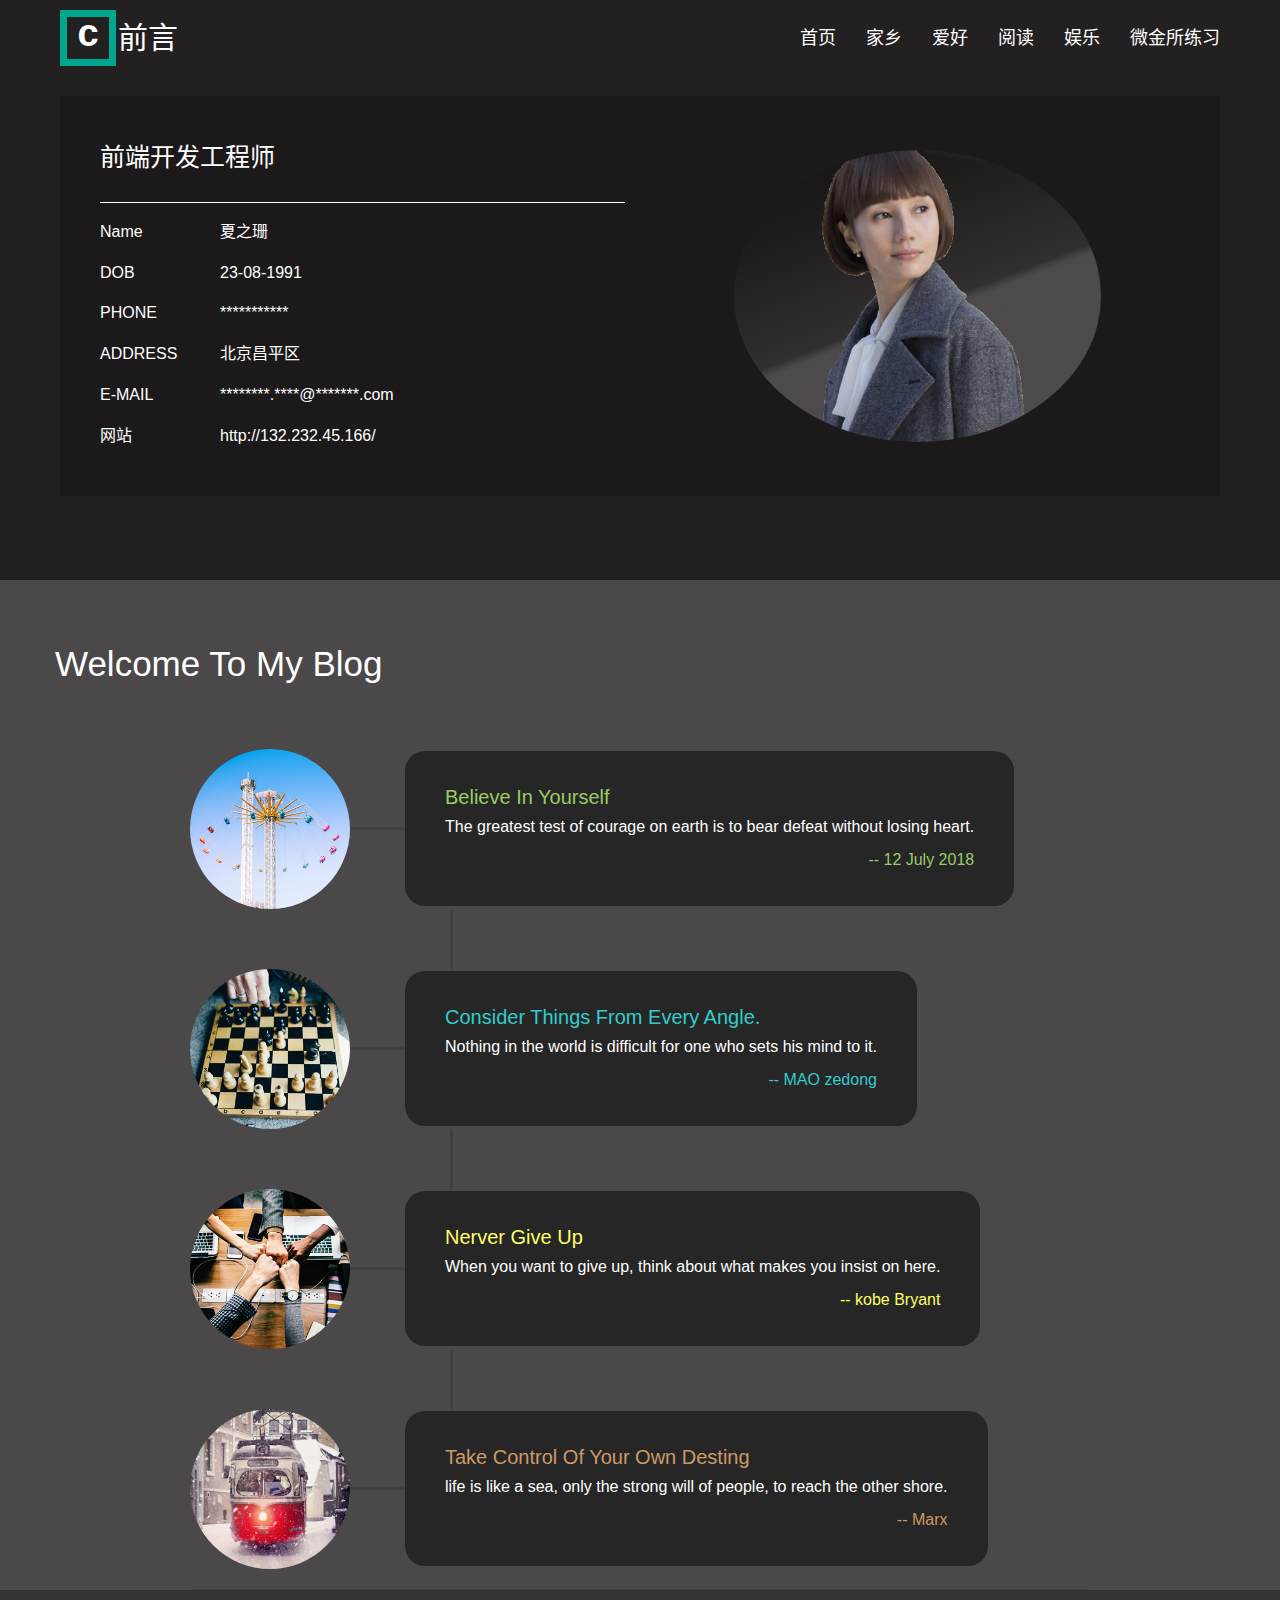
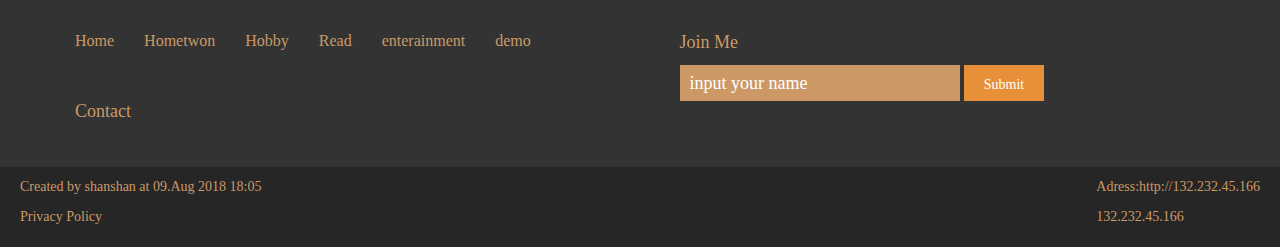
<file: index.html>
<!DOCTYPE html>
<html lang="zh-CN">
<head>
    <meta charset="UTF-8">
    <meta http-equiv="X-UA-Compatible" content="IE=edge"/>
    <meta name="viewport" content="width=device-width, user-scalable=no, initial-scale=1.0"/>
    <title>夏之珊-陈</title>
    <link rel="shortcut icon" type="image/x-icon" href="favicon.ico"/>
    <link rel="stylesheet" href="lib/bootstrap/css/bootstrap.css"/>
    <link rel="stylesheet" href="css/index.css"/>
    <link rel="stylesheet" href="css/top.css"/>
    <link rel="stylesheet" href="https://use.fontawesome.com/releases/v5.2.0/css/all.css" integrity="sha384-hWVjflwFxL6sNzntih27bfxkr27PmbbK/iSvJ+a4+0owXq79v+lsFkW54bOGbiDQ" crossorigin="anonymous">
    <!--[if lt IE 9]>
    <script src="lib/html5shiv/html5shiv.min.js"></script>
    <script src="lib/respond/respond.min.js"></script>
    <![endif]-->

</head>
<body>
    <div class="index-body">        
        <!-- 头部部分 -->
        <header class="header">
            <div class="container banner">
               <div class="top-banner">
                    <div class="nav">
                        <div class="logo">
                            <span class="p">c</span>
                            <span class="txt">前言</span>   
                        </div>
                        <ul>
                            <li><a href="./index.html">首页</a><span class="line"></span></li>
                            <li><a href="./pages/home.html">家乡</a><span class="line"></span></li>
                            <li><a href="./pages/hobbit.html">爱好</a><span class="line"></span></li>
                            <li><a href="./pages/read.html">阅读</a><span class="line"></span></li>
                            <li><a href="./pages/entertainment.html">娱乐</a><span class="line"></span></li>
                            <li><a href="./pages/demo.html" target="_blank">微金所练习</a><span class="line"></span></li>
                        </ul>
                    </div>
                </div> 
                <nav class="navbar navbar-default" role="navigation">
                        <div class="container-fluid"> 
                        <div class="navbar-header">
                            <button type="button" class="navbar-toggle" data-toggle="collapse"
                                    data-target="#example-navbar-collapse">
                                <span class="sr-only">切换导航</span>
                                <span class="icon-bar"></span>
                                <span class="icon-bar"></span>
                                <span class="icon-bar"></span>
                            </button>
                            <!-- <a class="navbar-brand" href="#">菜鸟教程</a> -->
                            <div class="logo navbar-brand">
                                    <span class="p">c</span>
                                    <span class="txt">前言</span>   
                                </div>
                        </div>
                        <div class="collapse navbar-collapse" id="example-navbar-collapse">
                            <ul class="nav navbar-nav">
                                    <li><a href="./index.html">首页</a><span class="line"></span></li>
                                    <li><a href="./pages/home.html">家乡</a><span class="line"></span></li>
                                    <li><a href="./pages/hobbit.html">爱好</a><span class="line"></span></li>
                                    <li><a href="./pages/read.html">阅读</a><span class="line"></span></li>
                                    <li><a href="./pages/entertainment.html">娱乐</a><span class="line"></span></li>
                                    <li><a href="./pages/demo.html" target="_blank">微金所练习</a><span class="line"></span></li>
                            </ul>
                        </div>
                        </div>
                    </nav>
                <div class="banner-info">
                    <div class="left">
                        <h1 class="introduce-title">前端开发工程师</h1>
                        <ul class="introduce-con">
                            <li>
                                <span class="key">Name</span>
                                <span class="value">夏之珊</span>
                            </li>
                            <li>
                                <span class="key">DOB</span>
                                <span class="value">23-08-1991</span>
                            </li>
                            <li>
                                <span class="key">PHONE</span>
                                <span class="value">***********</span>
                            </li>
                            <li>
                                <span class="key">ADDRESS</span>
                                <span class="value">北京昌平区</span>
                            </li>
                            <li>
                                <span class="key">E-MAIL</span>
                                <span class="value">********.****@*******.com</span>
                            </li>
                            <li>
                                <span class="key">网站</span>
                                <span class="value">http://132.232.45.166/</span>
                            </li>
                        </ul>
                    </div>
                    <div class="right">
                       <img src="./images/idols.png" alt="">
                    </div>
                </div>
            </div>
        </header>
        <!--自我解析  -->
        <!-- <section class="part-one">
            <div class="container">
                <div class="row">
                    <div class="col-sm-12 col-md-6 txt-introduce">
                        <h2>
                            <span>Your Skills</span>
                                show Yourself to People
                        </h2>
                         <p>精通HTML、CSS、JS，熟悉页面架构和布局，对表现与数据分离、Web语义化等有深刻理解</p>
                         
                    </div>
                    <div class="col-sm-12 col-md-6 img-explain">
                        <img src="./images/img-01.jpg" alt="">
                    </div>
                </div>
            </div>
        </section> -->
        
        <section class="container times-line-wrap">
            <div class="row">
                <h2 class="title">Welcome To My Blog</h2>
            </div>
            <div class="row my-blog-times">
                <div class="times-item col-lg-12">
                    <div class="times-item-inner">
                        <img src="./images/img-01.jpg" class="times-img" alt="">
                        <div class="times-connecter-line"></div>
                        <div class="times-introduce-wrap">
                            <h3 class="intro-title tm-txt-green tm-txt-mb8">Believe In Yourself</h3>
                            <p class="intro-context">The greatest test of courage on earth is to bear defeat without losing heart.</p>
                            <span class="intro-footer tm-txt-green">-- 12 July 2018</span>
                        </div>
                    </div>
                    <div class="times-item-verticalline"></div>
                </div>
                <div class="times-item col-lg-12">
                    <div class="times-item-inner">
                        <img src="./images/img-02.jpg" class="times-img" alt="">
                        <div class="times-connecter-line"></div>
                        <div class="times-introduce-wrap">
                            <h3 class="intro-title tm-txt-blue tm-txt-mb8">Consider Things From Every Angle.</h3>
                            <p class="intro-context">Nothing in the world is difficult for one who sets his mind to it.</p>
                            <span class="intro-footer tm-txt-blue">-- MAO zedong</span>
                        </div>
                    </div>
                    <div class="times-item-verticalline"></div>
                </div>
                <div class="times-item col-lg-12">
                    <div class="times-item-inner">
                        <img src="./images/img-03.jpg" class="times-img" alt="">
                        <div class="times-connecter-line"></div>
                        <div class="times-introduce-wrap">
                            <h3 class="intro-title tm-txt-yellow tm-txt-mb8">Nerver Give Up</h3>
                            <p class="intro-context">When you want to give up, think about what makes you insist on here. </p>
                            <span class="intro-footer tm-txt-yellow">-- kobe Bryant</span>
                        </div>
                    </div>
                    <div class="times-item-verticalline">
                </div>
                </div>
                <div class="times-item col-lg-12">
                    <div class="times-item-inner">
                        <img src="./images/img-04.jpg" class="times-img" alt="">
                        <div class="times-connecter-line"></div>
                        <div class="times-introduce-wrap">
                            <h3 class="intro-title tm-txt-orange tm-txt-mb8">Take Control Of Your Own Desting</h3>
                            <p class="intro-context">life is like a sea, only the strong will of people, to reach the other shore. </p>
                            <span class="intro-footer tm-txt-orange">-- Marx</span>
                        </div>
                    </div>
                    <!-- <div class="times-item-verticalline"></div> -->
                </div>
            </div>
        </section>
        <hr>
    </div>
    
    <footer class="footer">
        <div class="footer-top container">
            <div class="row">
                <div class="left col-ms-12 col-md-6">
                    <ul class="clearfix">
                        <li><a href="./index.html">Home</a><span class="line"></span></li>
                        <li><a href="./pages/home.html">Hometwon</a><span class="line"></span></li>
                        <li><a href="./pages/hobbit.html">Hobby</a><span class="line"></span></li>
                        <li><a href="./pages/read.html">Read</a><span class="line"></span></li>
                        <li><a href="./pages/entertainment.html">enterainment</a><span class="line"></span></li>
                        <li><a href="./pages/demo.html" target="_blank">demo</a><span class="line"></span></li>
                    </ul>
                    <div class="partern">
                        <span class="mr20 txt">Contact</span>
                        <span class="footer-icon"><i class="fab fa-facebook-square"></i></span>
                        <span class="footer-icon"><i class="fab fa-twitter-square"></i></span>
                        <span class="footer-icon"><i class="fab fa-blogger"></i></span>
                        <span class="footer-icon"><i class="fab fa-chrome"></i></span>
                    </div>
                </div>
                <div class="right col-ms-12 col-md-6">
                    <span class="mail-icon"><i class="fas fa-envelope-open"></i></span>
                   <div class="footer-form">
                        <p>Join Me</p>
                        <div class="input-wrap">
                            <div>
                                <input type="text" placeholder="input your name">
                                <a class="btn" href="mailTo:shanshan.chen@ptmind.com">Submit</a>
                            </div>
                        </div>   
                   </div>
                </div>
            </div>
        </div>

        <div class="footer-bottom">
            <div class="left fl">
                <p>Created by shanshan at 09.Aug 2018 18:05</p>
                <p>Privacy Policy</p>
            </div>
            <div class="right fr">
                <p>Adress:http://132.232.45.166</p>   
                <p>132.232.45.166</p>
            </div>
        </div>
    </footer>






<script src="lib/jquery/jquery.min.js"></script>
<script src="lib/bootstrap/js/bootstrap.min.js"></script>
<script src="js/index.js"></script>
<script type="text/javascript">
    window._pt_lt = new Date().getTime();
    window._pt_sp_2 = [];
    _pt_sp_2.push('setAccount,216175f7');
    var _protocol = (("https:" == document.location.protocol) ? " https://" : " http://");
    (function() {
        var atag = document.createElement('script'); atag.type = 'text/javascript'; atag.async = true;
        atag.src = _protocol + 'js.ptengine.jp/pta.js';
        var s = document.getElementsByTagName('script')[0];
        s.parentNode.insertBefore(atag, s);
    })();
</script>            
</body>
</html>
</file>
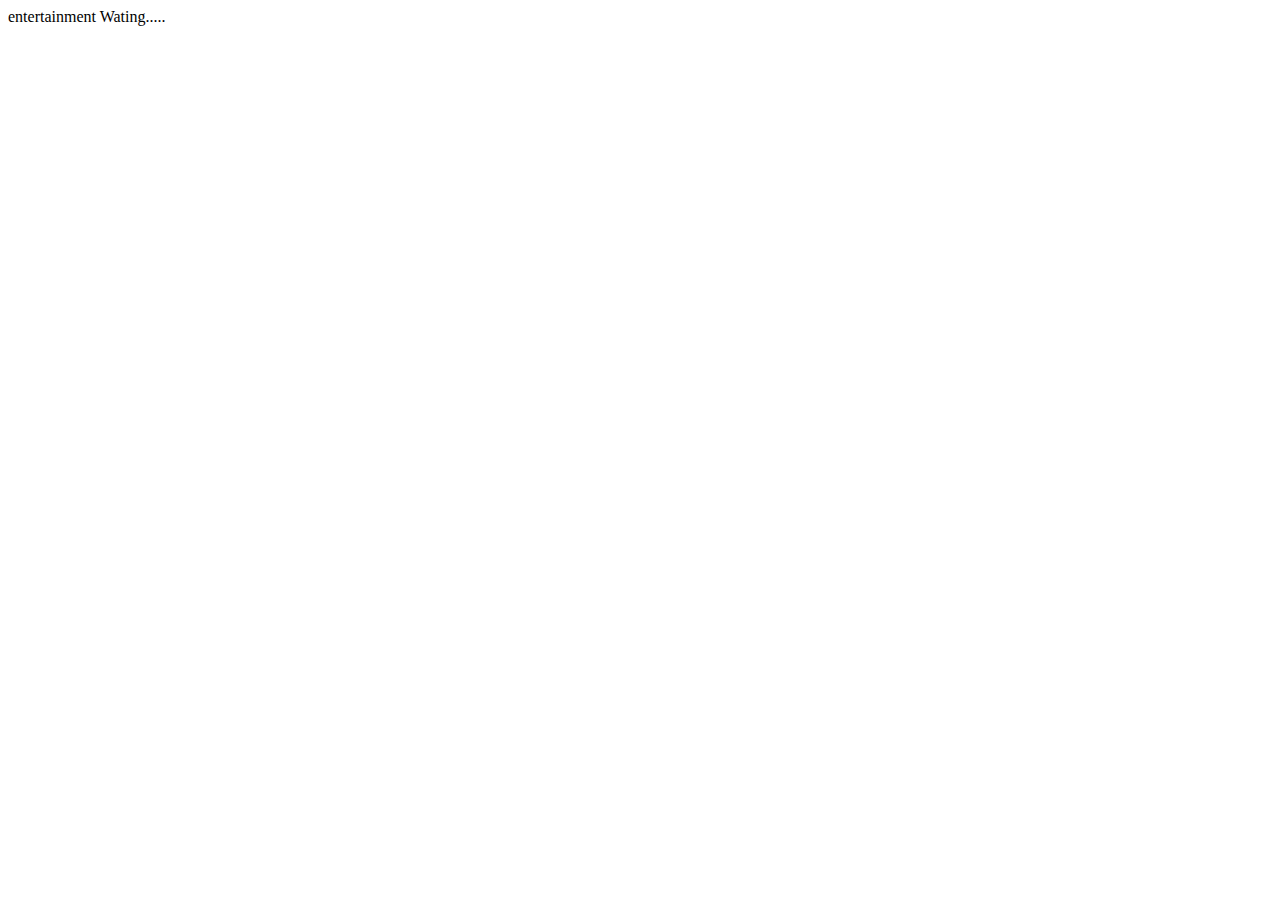
<file: pages/entertainment.html>
<!DOCTYPE html>
<html lang="en">
<head>
    <meta charset="UTF-8">
    <meta name="viewport" content="width=device-width, initial-scale=1.0">
    <meta http-equiv="X-UA-Compatible" content="ie=edge">
    <title>entertainment</title>
</head>
<body>
        entertainment Wating.....
</body>
</html>
</file>
<file: css/index.css>
/*---------------���ò���------------------*/
body{
    font-size:12px;
    color:#333;
    font-family: "microsoft yahei", sans-serif;
}
a{
    color: #333;
}
a:hover{
    text-decoration: none;
    /* color: #E92322; */
}
h1,h2,h3,h4,h5,h6,div,ul,li {
    margin:0;
    padding:0;
}
h3 {
    font-size:20px;
}
@font-face {
    /*��������*/
    font-family:"itcast";
    src:url(../font/MiFie-Web-Font.svg) format('svg'),
        url(../font/MiFie-Web-Font.eot) format('embedded-opentype'),
        url(../font/MiFie-Web-Font.ttf)format('truetype'),
        url(../font/MiFie-Web-Font.woff)format('woff');
}
.wjs_icon{
    font-family:"itcast";
}
.wjs_icon_phone::before{
    content:"\e908";
}
.wjs_icon_tel::before{
    content:"\e909";
}
.wjs_icon_logo::before{
    content:"\e920";
}
.wjs_icon_wjs::before{
    content:"\e93e";
}

/*feature���ֵ�����ͼ��*/
.wjs_icon_uniE907::before{
    content:"\e907";
}
.wjs_icon_uniE903::before{
    content: "\e903";
}
.wjs_icon_uniE901::before{
    content: "\e901";
}
.wjs_icon_uniE900::before{
    content: "\e900";
}
.wjs_icon_uniE904::before{
    content: "\e904";
}
.wjs_icon_uniE902::before{
    content: "\e902";
}
.wjs_icon_uniE906::before{
    content: "\e906";
}
.wjs_icon_uniE905::before{
    content: "\e905";
}
/*-------------------ҳ�沿��----------------*/
.wjs_topBar{
    border-bottom:1px solid #e0e0e0;
    color:#888;
}
.wjs_topBar>.container{
    height: 40px;
}
.wjs_topBar>.container>.row>div{
    height: 40px;
    text-align: center;
    line-height: 40px;
}
.wjs_topBar>.container>.row>div+div{
    border-left:1px solid #e0e0e0;
}
.wjs_topBar>.container>.row>div:nth-child(3) a{
    color:#888;
}
.wjs_topBar>.container>.row>div:nth-child(3) a:hover{
    text-decoration: none;
}

/*��ť�Զ�������*/
.btn-register {
    color: #333;
    background-color: #E92322;
    border:none;
    color: #fff;
}
.btn-register:focus,
.btn-register.focus {
    color: #333;
    background-color: #e6e6e6;
    border-color: #8c8c8c;
}
.btn-register:hover {
    color: #fff;
    background-color: #E92322;
    border-color: #adadad;
}
.btn-register:active,
.btn-register.active,
.open > .dropdown-toggle.btn-register {
    color: #333;
    background-color: #e6e6e6;
    border-color: #adadad;
}
.btn-register:active:hover,
.btn-register.active:hover,
.open > .dropdown-toggle.btn-register:hover,
.btn-register:active:focus,
.btn-register.active:focus,
.open > .dropdown-toggle.btn-register:focus,
.btn-register:active.focus,
.btn-register.active.focus,
.open > .dropdown-toggle.btn-register.focus {
    color: #333;
    background-color: #d4d4d4;
    border-color: #8c8c8c;
}
.btn-register:active,
.btn-register.active,
.open > .dropdown-toggle.btn-register {
    background-image: none;
}
.btn-register.disabled:hover,
.btn-register[disabled]:hover,
fieldset[disabled] .btn-register:hover,
.btn-register.disabled:focus,
.btn-register[disabled]:focus,
fieldset[disabled] .btn-register:focus,
.btn-register.disabled.focus,
.btn-register[disabled].focus,
fieldset[disabled] .btn-register.focus {
    background-color: #fff;
    border-color: #ccc;
}
.btn-register .badge {
    color: #fff;
    background-color: #333;
}
/*ע�ᰴť*/
.wjs_topBar>.container>.row .btn-link {
    color:#888;
     font-size:12px;

}
.wjs_topBar>.container>.row .btn-link:hover{
    text-decoration: none;
}
/*����������*/
.navbar-wjs {
    background-color: #f8f8f8;
    border-color: #e7e7e7;
    background:#fff;
    border-top:0;
    margin-bottom:0;
}
.navbar-wjs .navbar-brand {
    color: #777;
    height: 80px;
    line-height: 50px;
}
.navbar-wjs .navbar-brand>.wjs_icon_logo{
    font-size:50px;
    color:#E92322;
    vertical-align: middle;
}
.navbar-wjs .navbar-brand>.wjs_icon_wjs{
    font-size:36px;
    color:#333;
    vertical-align:middle;
}
.navbar-wjs .navbar-brand:hover,
.navbar-wjs .navbar-brand:focus {
    color: #5e5e5e;
    background-color: transparent;
}
.navbar-wjs .navbar-text {
    color: #777;
}
.navbar-wjs .navbar-nav > li > a {
    color: #777;
    height: 80px;
    line-height: 50px;
    font-size:14px;
}
.navbar-wjs .navbar-nav > li > a:hover,
.navbar-wjs .navbar-nav > li > a:focus {
    color: #333;
    background-color: transparent;
    border-bottom:2px solid #E92322;
}
.navbar-wjs .navbar-nav > .active > a,
.navbar-wjs .navbar-nav > .active > a:hover,
.navbar-wjs .navbar-nav > .active > a:focus {
    color: #555;
    /*background-color: #e7e7e7;*/
    border-bottom:2px solid #E92322;
    background:#fff;
}
.navbar-wjs .navbar-nav > .disabled > a,
.navbar-wjs .navbar-nav > .disabled > a:hover,
.navbar-wjs .navbar-nav > .disabled > a:focus {
    color: #ccc;
    background-color: transparent;
}
.navbar-wjs .navbar-toggle {
    border-color: #ddd;
    margin-top:23px;
    margin-bottom:23px;
}
.navbar-wjs .navbar-toggle:hover,
.navbar-wjs .navbar-toggle:focus {
    background-color: #ddd;
}
.navbar-wjs .navbar-toggle .icon-bar {
    background-color: #888;
}
.navbar-wjs .navbar-collapse,
.navbar-wjs .navbar-form {
    border-color: #e7e7e7;
}
.navbar-wjs .navbar-nav > .open > a,
.navbar-wjs .navbar-nav > .open > a:hover,
.navbar-wjs .navbar-nav > .open > a:focus {
    color: #555;
    background-color: #e7e7e7;
}
@media (max-width: 767px) {
    .navbar-wjs .navbar-nav .open .dropdown-menu > li > a {
        color: #777;
    }
    .navbar-wjs .navbar-nav .open .dropdown-menu > li > a:hover,
    .navbar-wjs .navbar-nav .open .dropdown-menu > li > a:focus {
        color: #333;
        background-color: transparent;
    }
    .navbar-wjs .navbar-nav .open .dropdown-menu > .active > a,
    .navbar-wjs .navbar-nav .open .dropdown-menu > .active > a:hover,
    .navbar-wjs .navbar-nav .open .dropdown-menu > .active > a:focus {
        color: #555;
        background-color: #e7e7e7;
    }
    .navbar-wjs .navbar-nav .open .dropdown-menu > .disabled > a,
    .navbar-wjs .navbar-nav .open .dropdown-menu > .disabled > a:hover,
    .navbar-wjs .navbar-nav .open .dropdown-menu > .disabled > a:focus {
        color: #ccc;
        background-color: transparent;
    }
}
.navbar-wjs .navbar-link {
    color: #777;
}
.navbar-wjs .navbar-link:hover {
    color: #333;
}
.navbar-wjs .btn-link {
    color: #777;
}
.navbar-wjs .btn-link:hover,
.navbar-wjs .btn-link:focus {
    color: #333;
}
.navbar-wjs .btn-link[disabled]:hover,
fieldset[disabled] .navbar-wjs .btn-link:hover,
.navbar-wjs .btn-link[disabled]:focus,
fieldset[disabled] .navbar-wjs .btn-link:focus {
    color: #ccc;
}
/*�ֲ�ͼ*/
#wjs_banner >.carousel-inner > .item > .img_box{
    /*width: 100%;*/
    display: block;
    background-position:center center;
    height: 410px;
}
#wjs_banner >.carousel-inner > .item >.img_mobile{
    width: 100%;
    display: block;
}
#wjs_banner >.carousel-inner > .item >.img_mobile img{
    width: 100%;
    display: block;
}

/*feature���ֵ���ʽ*/
#wjs_feature{
    padding:25px 0;
    border-bottom:1px solid #e0e0e0;
}
#wjs_feature>.container{
    max-width:910px;
    width: 100%;
}
#wjs_feature .media{
    padding:15px 0;
}
#wjs_feature .media >.media-left {
    font-size:30px;
}
#wjs_feature .media >.media-body h4{
    font-size:18px;
}
#wjs_feature .media >.media-body p{
    font-size:14px;
}

/*wjs_book���ֵ���ʽstart*/
.wjs_book{
    border-bottom:1px solid #e0e0e0;
}
.wjs_book>.container{
    max-width:910px;
}
.wjs_font20{
    font-size:20px;
}
.wjs_font24{
    font-size:24px;
}
.wjs_mr20{
    margin-right:20px;
}
.wjs_ml20{
    margin-left:20px;
}
.wjs_red{
    color:#E92322;
}

/*nav_tabs����*/
.wjs_product{
    background:#f0f0f0;
    padding:30px 0;
}
.wjs_product .wjs_product_tabs_box{
    width: 100%;
    overflow: hidden;
}
.wjs_product .nav-tabs>li{
    margin-bottom: 0;
    padding-left:20px;
}
.wjs_product .nav-tabs li a,
.wjs_product .nav-tabs li a:hover{
    background:none;
    border:0;
    font-size:14px;
    color:#555;
}
.wjs_product .nav-tabs li a:hover{
    color:#E92322;
}
.wjs_product .nav-tabs>li:hover a{
    background:transparent;
    border:0;
    border-bottom:4px solid #E92322;
}
.wjs_product .nav-tabs>li.active{
    margin-bottom:0;
}
.wjs_product .nav-tabs>li.active>a{
    border:0;
    background:transparent;
    border-bottom:4px solid #E92322;
}
/*������Ʒ����*/
.tab-content .product_box{
    display: block;
    height: 147px;
    box-shadow:2px 2px 2px #d8d8d8;
    margin-top:15px;
    background:#fff;
    color:#666;
    position: relative;
}

.product_box.active:before{
    font-famliy:"itcast";
    content:"\e915";
    position: absolute;
    font-size:33px;
    top:-7px;
    left:0;
}
.tab-content .product_box.active{
    background:#E92322;
    color:#fff;
}
.product_box .product_box_right{
   float:right;
    width: 108px;
    height: 147px;
    border-left:1px dashed #ccc;
    position: relative;

}
.product_box .product_box_right::before,
.product_box .product_box_right::after{
    width: 12px;
    height: 12px;
    content:"";
    position: absolute;
    background:#f0f0f0;
    border-radius:6px;
    left:-6px;
}
.product_box .product_box_right::before{
    top:-6px;
    box-shadow: 0 -2px 2px 0 #d8d8d8 inset ;
}
.product_box .product_box_right::after{
    bottom:-6px;
    box-shadow: 0 2px 2px 0 #d8d8d8 inset ;
}
.product_box.active .product_box_right{
    border-left:1px dashed #c12e2a;
}
.product_box .product_box_right p:first-child,
.product_box .product_box_right p.product_box_right_p{
    font-size:44px;
    margin-top:15px;
    color:#E92322;
}
.product_box.active .product_box_right p:first-child{
    color:#fff;
}
.product_box .product_box_right p:first-child sub,
.product_box .product_box_right p.product_box_right_p sub{
    font-size:14px;
    bottom:0;
}

.wjs_toolTip{
    margin-top:15px;
    text-align: center;
}
.wjs_toolTip span{
    font-size:14px;
    width: 18px;
    height: 18px;
    text-align: center;
    line-height: 16px;
    display: inline-block;
}
.wjs_toolTip span.tipRed{
    border:1px solid #E92322;
    color:red;
}
.wjs_toolTip span.tipGreen{
    border:1px solid green;
    color:green;
}


/*�ָ����ĺ���*/
.product_box .product_box_left{
    height: 147px;
    overflow: hidden;
}
.product_box .product_box_left h3{
    font-size:16px;
}
.product_box .product_box_left>div{
    margin-bottom:15px;
}
.product_box.active .product_box_left>div p:first-child{
    opacity:0.5;
}
.product_box .product_box_left p{
    height: 15px;
    line-height: 15px;
    margin-bottom:0;
    overflow: hidden;
}
.product_box .product_box_left p:nth-child(2){
    font-size:14px;
}
.product_box_left .progress {
    height:10px;
    margin:5px;
}


/*wjs_news����*/
.wjs_news{
    padding:20px 0;
}
.wjs_news .news_tit{
    font-size:20px;
    border-bottom:1px solid #ccc;
    line-height: 50px;
    text-align: center;
    position: relative;
}
.wjs_news .news_tit::after{
    content:'';
    position: absolute;
    width: 8px;
    height: 8px;
    border:1px solid #ccc;
    border-radius:4px;
    bottom:-4px;
    right:-8px;
}
.wjs_news .nav-tabs{
    border:0;
}
.wjs_news .nav-tabs li{
    margin-bottom:0;
    padding-left:20px;
}
.wjs_news .nav-tabs li a{
    border:0;
    font-size:14px;
    height:60px;
    width: 60px;
    background:#ccc;
    display: block;
    margin-bottom:50px;
    border-radius:30px;
}
.wjs_news .nav-tabs li:last-child a{
    margin-bottom:0;
}
.wjs_news .nav-tabs li a:hover{
    background:#E92322;
}
.wjs_news .nav-tabs li.active a{
    background:#E92322;
    border:0;
}
@media screen and (max-width:992px){
    .wjs_news .nav-tabs li a{
        margin:20px 0;
    }
}
@media screen and (max-width:768px){
    .wjs_news .nav-tabs li {
        width: 25%;
    }
}
.wjs_news .pos_relative{
    position: relative;
}
.wjs_news .news_line{
    width: 1px;
    border-left:1px dashed #ccc;
    position: absolute;
    height: 100%;
    top:0;
    left:64px;
}
.tab-content .news_con{
    list-style: none;
    font-size:14px;
}
.tab-content li{
    font-size:16px;
    padding-top:20px;
}
.wjs_news .wjs_icon{
    font-size: 30px;
    color: #fff;
}
.wjs_news .wjs_icon_new01::before{
    content: "\e90e";
}
.wjs_news .wjs_icon_new02::before{
    content: "\e90f";
}
.wjs_news .wjs_icon_new03::before{
    content: "\e910";
}
.wjs_news .wjs_icon_new04::before{
    content: "\e911";
}

/*wjs_partner����start*/
.wjs_partner{

}
.wjs_partner ul{
    list-style: none;
    width:990px;
}
.wjs_partner ul li{
    float:left;
    padding:0 20px;
}

.wjs_icon_partner01::before{
    content:"\e946";
    font-size:50px;
}
</file>
<file: css/top.css>
.index-body{
    background-color:rgba(23, 20, 20, 0.78);
}
.banner {
    min-height:580px;
    width:100%;
    background-color:rgba(23, 20, 20, 0.78);
    padding: 10px 60px;
}

ul,li {
    list-style: none;
    margin:0;
    padding:0px;
}
.index-body .navbar {
    margin-bottom:0;
    /* height:56px; */
    line-height:56px;
    display:none;
}
.index-body .navbar-header {
    height:56px;
}
.index-body .navbar-default{
    background-color:rgba(23, 20, 20, 0.78);
    border:none;
}
.index-body .navbar-default .navbar-toggle {
    border-color: #404040;
}
.index-body .navbar-default .navbar-toggle:hover,
.index-body .navbar-default .navbar-toggle:focus {
    background-color: #4e4e4e!important;
}
.top-banner {
    height:56px;
    line-height:56px;
}
.index-body .navbar-default .logo,
.top-banner .logo{
    float: left;
    color: white;
    font-size: 30px;
    position: relative;
    padding-left: 58px;
}
.index-body .navbar-default .logo .p ,
.top-banner .logo .p{
    display: inline-block;
    width: 56px;
    height: 56px;
    border: 7px solid #00a78e;
    text-align: center;
    line-height: 33px;
    color: white;
    font-size: 38px;
    box-sizing: border-box;
    font-weight: bold;
    position: absolute;
    left: 0;
    top:0;
}
.top-banner ul {
    float:right;
}
.top-banner ul li{
    float:left;
    margin-left:30px;
}
.navbar-default ul li {
    height:38px;
    line-height:38px;
    text-align:center;
}
.index-body .navbar-default ul li a,
.top-banner ul li a{
    font-size:1.8rem;
    color:white;
}
.index-body .navbar-default ul li a:hover,
.top-banner ul li a:hover{
    color:white;
}
.index-body .navbar-default ul li .line,
.top-banner ul li .line{
    display: block;
    height: 3px;
    background-color: #00a78e;
    width:0;
    transition:width 0.2s linear;
}
.index-body .navbar-default ul li:hover > .line ,
.top-banner ul li:hover > .line{
    width: 100%; 
}
.banner .banner-info {
    background-color:rgba(23, 20, 20, 0.58);
    min-height: 400px;
    min-width:390px;
    margin-top: 30px;
    padding:40px;
    display:flex;
    align-items:center;
    justify-content: space-between;
}
.banner-info .left {
    flex:1;
    padding-right:30px;
}
.banner-info .right {
    flex:1;
    text-align:center;
}
.banner-info .right img {
    width:70%;
    max-width:398px;
    min-width:220px;
    border-radius:50%;
}
.introduce-title {
    color: white;
    font-size: 25px;
    border-bottom: 1px solid white;
    padding-bottom: 30px;
}
.introduce-con {
    color: white;
    font-weight: 400;
    font-size: 16px;
}
.introduce-con li {
    margin-top:18px;
    position:relative;
}
.introduce-con li .key {
    position: absolute;
    left:0;
}

.introduce-con li .value {
    padding-left:120px;
}

.part-one {
    min-height:400px;
}
.part-one .txt-introduce,
.part-one .img-explain {
    min-height:400px;
    padding:40px;
}
.part-one .txt-introduce h2 {
    font-size: 30px;
    line-height: 53px;
    color: #404040;
    font-weight: 800;
}
.part-one .txt-introduce h2 span{
    display: block;
    font-size: 76px;
    color: #fb5353;
    padding-bottom: 15px;
}
.part-one .txt-introduce p {
    font-size: 20px;
    line-height: 30px;
    color: #454545;
}
.img-explain img{
    width:100%;
    cursor:pointer;
}
/* ------------------------times-line-wrap 时间轴样式------------- */
.times-line-wrap {
    color:white;
    font-size:16px;
}
.times-line-wrap .times-item {
    margin-left:120px;
}
.times-line-wrap .title {
    margin-top: 65px;
    margin-bottom: 65px;
    font-size: 35px;
}
.times-line-wrap .times-item-inner {
    display:flex;
    align-items:center;
}
.times-line-wrap .times-img{
    width: 160px;
    height: 160px;
    border-radius: 50%;
    vertical-align:middle;
}
.times-line-wrap .times-connecter-line {
    width:55px;
    height:3px;
    background-color:#404040;
    display:inline-block;
}
.times-line-wrap .times-introduce-wrap {
    display: inline-block;
    vertical-align: middle;
    border-radius: 20px;
    padding: 35px 40px;
    max-width: 712px;
    background-color: #262626;
}
.tm-txt-green {
    color:#99CC66;
}
.tm-txt-blue {
    color:#33CCCC;
}
.tm-txt-yellow {
    color:#FFFF66;
}
.tm-txt-orange {
    color:#CC9966;
}
.tm-txt-mb8 {
    margin-bottom:8px;
}

.times-line-wrap .intro-footer {
    float:right;
}
.times-line-wrap .times-item-verticalline {
    width:3px;
    height:60px;
    background-color:#404040;
    margin-left:260px;
}
@media (max-width: 590px){
    .times-line-wrap .times-item-inner {
        flex-direction: column;
    }
    .times-line-wrap .times-connecter-line{
        width:3px;
        height:50px;
    }
    .times-line-wrap .times-item-verticalline {
        margin-left:auto;
        margin-right:auto;
    }
}
@media (max-width:768px) {
  .times-line-wrap .times-item {
      margin-left:0px;
  }
  .index-body .navbar {
      display:block;
  }
  .top-banner {
      display:none;
  }
  .banner-info .right img {
      display:none;
  }
}
hr {
    border-color:#404040;
    max-width:70%;
    margin-bottom:0;
}

.footer {
    background-color:#333;
    color:#CC9966;
    font-size:18px;
    font-family: fantasy;
}
.footer .footer-top {
    padding: 40px 20px;
}
.footer .footer-bottom {
    height:80px;
    background-color:#262626;
    font-size:14px;
    padding:10px 20px;
}
.footer-top a {
    color:#CC9966;
}
.footer-top ul li {
    float: left;
    margin-right: 30px;
    font-size: 16px;
}

.mr20 {
    margin-right:20px;
}
.footer-top .partern {
    margin-top:40px;
}
.footer-top .footer-icon {
    font-size:24px;
    color:#CC9966;
    margin-right:15px;
}
.fl {
    float:left;
}
.fr {
    float:right;
}
.footer-form {
    display:inline-block;
}
.footer-top .input-wrap input {
    background-color: #CC9966;
    border: none;
    color: white;
    height: 36px;
    line-height: 26px;
    width: 280px;
    padding: 5px 10px;
    vertical-align: middle;
    outline:none
}
.footer-top .input-wrap input::placeholder {
    color:white;
}
.footer-top .input-wrap input:focus {
    outline:none;
}
.footer-top .input-wrap .btn {
    display: inline-block;
    width: 80px;
    height: 36px;
    background-color: #e89038;
    color: #333;
    cursor: pointer;
    line-height:26px;
    color:white;
    border-radius:0;
}
.mail-icon {
    display:inline-block;
    margin-right:20px;
}
.mail-icon>i{
    font-size:100px;
}
@media (max-width:516px){
    .footer-bottom .right {
        display:none;
    }
}
</file>
